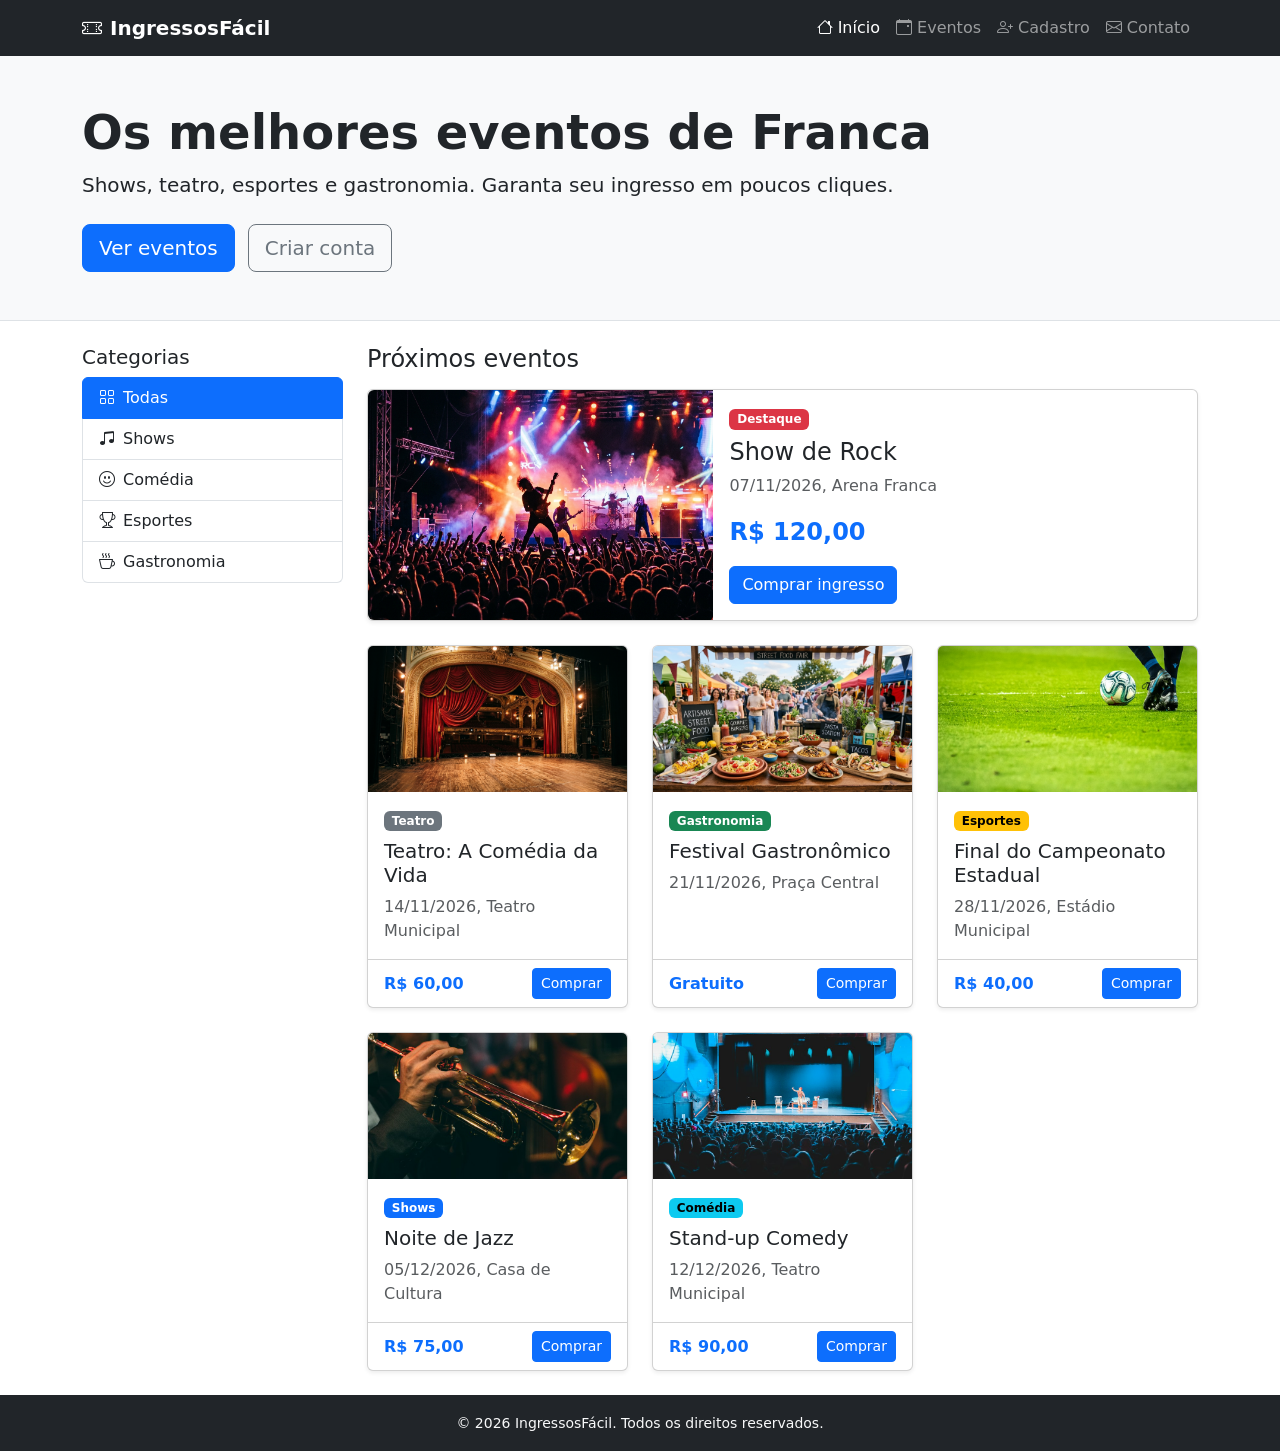
<file: index.html>
<!DOCTYPE html>
<html lang="pt-BR">
<head>
    <meta charset="UTF-8">
    <meta name="viewport" content="width=device-width, initial-scale=1.0">
    <title>IngressosFácil</title>
    <link href="https://cdn.jsdelivr.net/npm/bootstrap@5.3.8/dist/css/bootstrap.min.css" rel="stylesheet"
    integrity="sha384-sRIl4kxILFvY47J16cr9ZwB07vP4J8+LH7qKQnuqkuIAvNWLzeN8tE5YBujZqJLB" crossorigin="anonymous">
    <link rel="stylesheet" href="https://cdn.jsdelivr.net/npm/bootstrap-icons@1.11.3/font/bootstrap-icons.min.css">
    <link rel="stylesheet" href="styles.css">
</head>
<body class="d-flex flex-column min-vh-100">
    <nav class="navbar navbar-expand-md bg-dark" data-bs-theme="dark">
        <div class="container">
            <a class="navbar-brand fw-bold" href="index.html">
                <i class="bi bi-ticket-perforated me-2" aria-hidden="true"></i>IngressosFácil
            </a>
            <button class="navbar-toggler" type="button" data-bs-toggle="collapse" data-bs-target="#menuPrincipal"
            aria-controls="menuPrincipal" aria-expanded="false" aria-label="Alternar menu">
                <span class="navbar-toggler-icon"></span>
            </button>
            <div class="collapse navbar-collapse" id="menuPrincipal">
                <ul class="navbar-nav ms-auto">
                    <li class="nav-item">
                        <a class="nav-link active" aria-current="page" href="index.html"><i class="bi bi-house"
                        aria-hidden="true"></i> Início</a>
                    </li>
                    <li class="nav-item">
                        <a class="nav-link" href="index.html#eventos"><i class="bi bi-calendar-event"
                        aria-hidden="true"></i> Eventos</a>
                    </li>
                    <li class="nav-item">
                        <a class="nav-link" href="cadastro.html"><i class="bi bi-person-plus"
                        aria-hidden="true"></i> Cadastro</a>
                    </li>
                    <li class="nav-item">
                        <a class="nav-link" href="#contato"><i class="bi bi-envelope" aria-hidden="true"></i>
                        Contato</a>
                    </li>
                </ul>
            </div>
        </div>
    </nav>

    <header class="bg-body-tertiary border-bottom py-5">
        <div class="container">
            <h1 class="display-5 fw-bold">Os melhores eventos de Franca</h1>
            <p class="lead mb-4">Shows, teatro, esportes e gastronomia. Garanta seu ingresso em poucos cliques.</p>
            <a href="#eventos" class="btn btn-primary btn-lg me-2">Ver eventos</a>
            <a href="cadastro.html" class="btn btn-outline-secondary btn-lg">Criar conta</a>
        </div>
    </header>

    <div class="container my-4">
        <div class="row g-4">
            <aside class="col-md-3">
                <h2 class="h5">Categorias</h2>
                <div class="list-group">
                    <a href="#" class="list-group-item list-group-item-action active" aria-current="true">
                        <i class="bi bi-grid me-2" aria-hidden="true"></i>Todas
                    </a>
                    <a href="#" class="list-group-item list-group-item-action">
                        <i class="bi bi-music-note-beamed me-2" aria-hidden="true"></i>Shows
                    </a>
                    <a href="#" class="list-group-item list-group-item-action">
                        <i class="bi bi-emoji-smile me-2" aria-hidden="true"></i>Comédia
                    </a>
                    <a href="#" class="list-group-item list-group-item-action">
                        <i class="bi bi-trophy me-2" aria-hidden="true"></i>Esportes
                    </a>
                    <a href="#" class="list-group-item list-group-item-action">
                        <i class="bi bi-cup-hot me-2" aria-hidden="true"></i>Gastronomia
                    </a>
                </div>
            </aside>

            <main class="col-md-9" id="eventos">
                <h2 class="h4 mb-3">Próximos eventos</h2>

                <div class="card card-hover mb-4 shadow-sm">
                    <div class="row g-0">
                        <div class="col-md-5">
                            <img src="images/show-rock.jpg" class="img-fluid rounded-start h-100 w-100 object-fit-cover" alt="Palco de show de rock com luzes">
                        </div>
                        <div class="col-md-7">
                            <div class="card-body">
                                <span class="badge text-bg-danger mb-2">Destaque</span>
                                <h3 class="card-title h4">Show de Rock</h3>
                                <p class="card-text text-body-secondary">07/11/2026, Arena Franca</p>
                                <p class="fs-4 fw-bold text-primary">R$ 120,00</p>
                                <a href="#" class="btn btn-primary">Comprar ingresso</a>
                            </div>
                        </div>
                    </div>
                </div>

                <div class="row row-cols-1 row-cols-sm-2 row-cols-xl-3 g-4">
                    <div class="col">
                        <div class="card card-hover h-100 shadow-sm">
                            <div class="ratio ratio-16x9">
                                <img src="images/teatro.jpg" class="card-img-top object-fit-cover" alt="Cenário de teatro">
                            </div>
                            <div class="card-body">
                                <span class="badge text-bg-secondary mb-2">Teatro</span>
                                <h3 class="card-title h5">Teatro: A Comédia da Vida</h3>
                                <p class="card-text text-body-secondary mb-0">14/11/2026, Teatro Municipal</p>
                            </div>
                            <div class="card-footer d-flex justify-content-between align-items-center bg-transparent">
                                <span class="fw-bold text-primary">R$ 60,00</span>
                                <a href="#" class="btn btn-sm btn-primary">Comprar</a>
                            </div>
                        </div>
                    </div>

                    <div class="col">
                        <div class="card card-hover h-100 shadow-sm">
                            <div class="ratio ratio-16x9">
                                <img src="images/gastronomia.jpg" class="card-img-top object-fit-cover" alt="Mesa de festival gastronômico">
                            </div>
                            <div class="card-body">
                                <span class="badge text-bg-success mb-2">Gastronomia</span>
                                <h3 class="card-title h5">Festival Gastronômico</h3>
                                <p class="card-text text-body-secondary mb-0">21/11/2026, Praça Central</p>
                            </div>
                            <div class="card-footer d-flex justify-content-between align-items-center bg-transparent">
                                <span class="fw-bold text-primary">Gratuito</span>
                                <a href="#" class="btn btn-sm btn-primary">Comprar</a>
                            </div>
                        </div>
                    </div>

                    <div class="col">
                        <div class="card card-hover h-100 shadow-sm">
                            <div class="ratio ratio-16x9">
                                <img src="images/futebol.jpg" class="card-img-top object-fit-cover" alt="Torcida em estádio de futebol">
                            </div>
                            <div class="card-body">
                                <span class="badge text-bg-warning mb-2">Esportes</span>
                                <h3 class="card-title h5">Final do Campeonato Estadual</h3>
                                <p class="card-text text-body-secondary mb-0">28/11/2026, Estádio Municipal</p>
                            </div>
                            <div class="card-footer d-flex justify-content-between align-items-center bg-transparent">
                                <span class="fw-bold text-primary">R$ 40,00</span>
                                <a href="#" class="btn btn-sm btn-primary">Comprar</a>
                            </div>
                        </div>
                    </div>

                    <div class="col">
                        <div class="card card-hover h-100 shadow-sm">
                            <div class="ratio ratio-16x9">
                                <img src="images/jazz.jpg" class="card-img-top object-fit-cover" alt="Músicos em noite de jazz">
                            </div>
                            <div class="card-body">
                                <span class="badge text-bg-primary mb-2">Shows</span>
                                <h3 class="card-title h5">Noite de Jazz</h3>
                                <p class="card-text text-body-secondary mb-0">05/12/2026, Casa de Cultura</p>
                            </div>
                            <div class="card-footer d-flex justify-content-between align-items-center bg-transparent">
                                <span class="fw-bold text-primary">R$ 75,00</span>
                                <a href="#" class="btn btn-sm btn-primary">Comprar</a>
                            </div>
                        </div>
                    </div>

                    <div class="col">
                        <div class="card card-hover h-100 shadow-sm">
                            <div class="ratio ratio-16x9">
                                <img src="images/standup.jpg" class="card-img-top object-fit-cover" alt="Comediante no palco">
                            </div>
                            <div class="card-body">
                                <span class="badge text-bg-info mb-2">Comédia</span>
                                <h3 class="card-title h5">Stand-up Comedy</h3>
                                <p class="card-text text-body-secondary mb-0">12/12/2026, Teatro Municipal</p>
                            </div>
                            <div class="card-footer d-flex justify-content-between align-items-center bg-transparent">
                                <span class="fw-bold text-primary">R$ 90,00</span>
                                <a href="#" class="btn btn-sm btn-primary">Comprar</a>
                            </div>
                        </div>
                    </div>
                </div>
            </main>
        </div>
    </div>

    <footer id="contato" class="bg-dark text-light text-center py-3 mt-auto">
        <small>&copy; 2026 IngressosFácil. Todos os direitos reservados.</small>
    </footer>

    <script src="https://cdn.jsdelivr.net/npm/bootstrap@5.3.8/dist/js/bootstrap.bundle.min.js"
    integrity="sha384-FKyoEForCGlyvwx9Hj09JcYn3nv7wiPVlz7YYwJrWVcXK/BmnVDxM+D2scQbITxI" crossorigin="anonymous">
    </script>
</body>
</html>
</file>
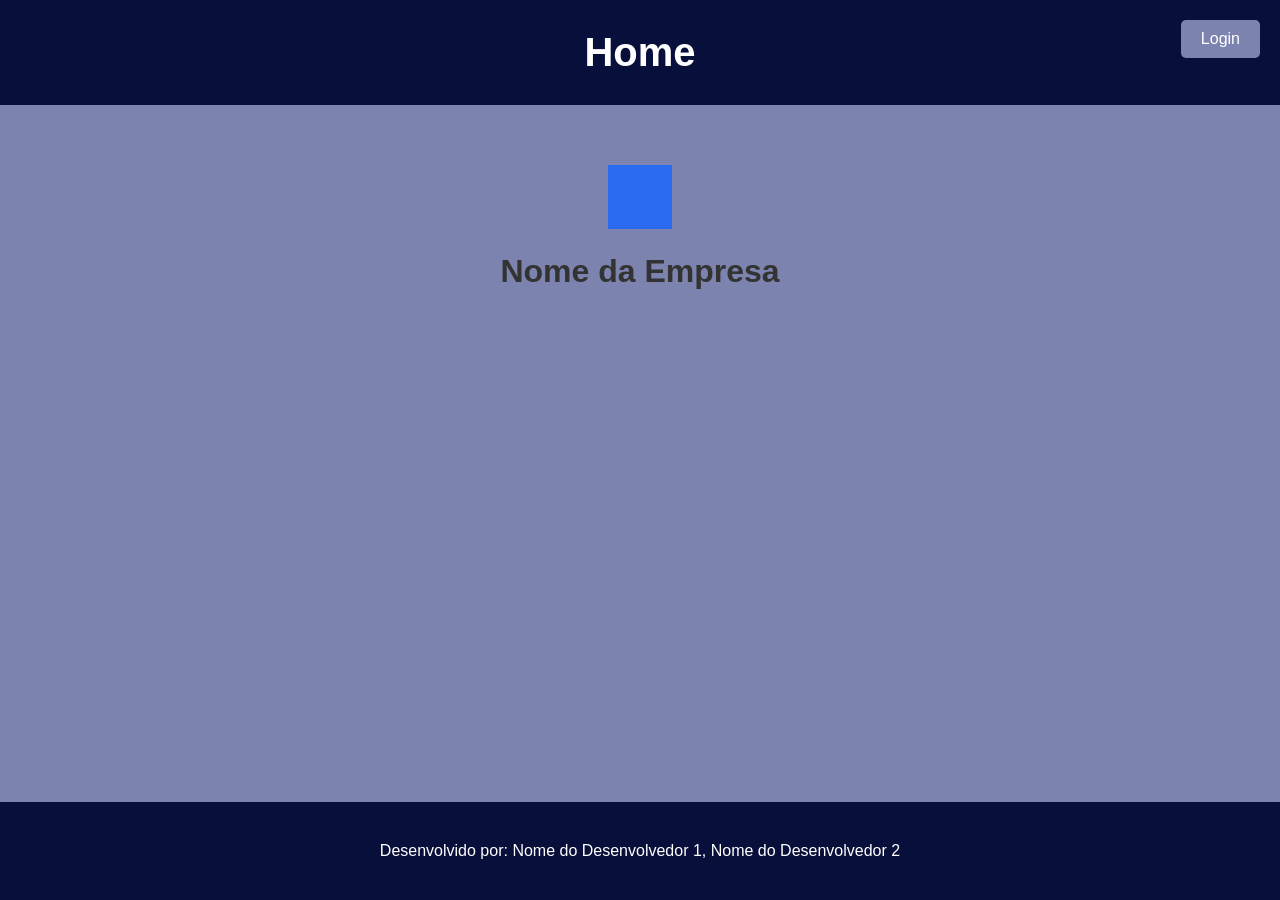
<file: exemplos/aula-07-agenda-salas/index.html>
<!DOCTYPE html>
<html lang="pt-BR">
<head>
    <meta charset="UTF-8" />
    <meta name="viewport" content="width=device-width, initial-scale=1.0" />
    <meta name="description" content="Página inicial - sistema de agenda de salas" />
    <title>Prototipando...</title>
    <link rel="stylesheet" href="styles.css">
</head>
<body>
    <header>
        <button onclick="window.location.href='login.html'">Login</button>
        <h2>Home</h2>
    </header>
    <main>
        <section>
            <img src="../../images/logo.png" alt="Logo da Empresa" />
        </section>
        <section>
            <h2>Nome da Empresa</h2>
        </section>
    </main>
    <footer>
        <p>Desenvolvido por: Nome do Desenvolvedor 1, Nome do Desenvolvedor 2</p>
    </footer>
</body>
</html>
</file>
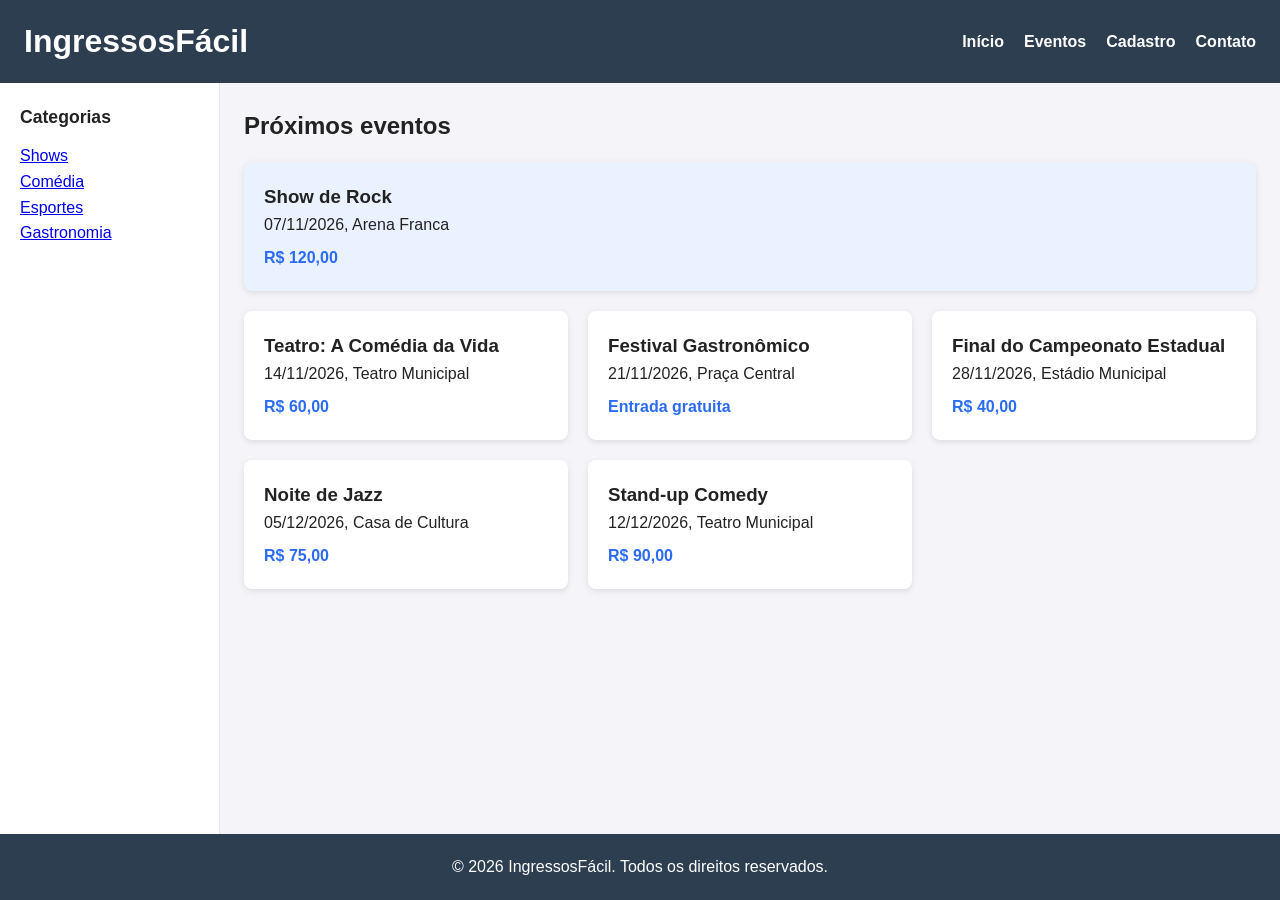
<file: exemplos/exemplo-grid/index.html>
<!DOCTYPE html>
<html lang="pt-BR">
<head>
    <meta charset="UTF-8">
    <meta name="viewport" content="width=device-width, initial-scale=1.0">
    <title>IngressosFácil</title>
    <link rel="stylesheet" href="styles.css">
</head>
<body>

    <header class="topo">
        <h1>IngressosFácil</h1>
        <nav class="menu-horizontal">
            <ul>
                <li><a href="index.html" class="ativo">Início</a></li>
                <li><a href="#eventos">Eventos</a></li>
                <li><a href="cadastro.html">Cadastro</a></li>
                <li><a href="#contato">Contato</a></li>
            </ul>
        </nav>
    </header>

    <aside class="lateral">
        <h2>Categorias</h2>
        <nav class="menu-vertical">
            <ul>
                <li><a href="#">Shows</a></li>
                <li><a href="#">Comédia</a></li>
                <li><a href="#">Esportes</a></li>
                <li><a href="#">Gastronomia</a></li>
            </ul>
        </nav>
    </aside>

    <main class="conteudo">
        <section id="eventos">
            <h2>Próximos eventos</h2>
            <div class="grade-eventos">
                <article class="evento destaque">
                    <h3>Show de Rock</h3>
                    <p>07/11/2026, Arena Franca</p>
                    <p class="preco">R$ 120,00</p>
                </article>
                <article class="evento">
                    <h3>Teatro: A Comédia da Vida</h3>
                    <p>14/11/2026, Teatro Municipal</p>
                    <p class="preco">R$ 60,00</p>
                </article>
                <article class="evento">
                    <h3>Festival Gastronômico</h3>
                    <p>21/11/2026, Praça Central</p>
                    <p class="preco">Entrada gratuita</p>
                </article>
                <article class="evento">
                    <h3>Final do Campeonato Estadual</h3>
                    <p>28/11/2026, Estádio Municipal</p>
                    <p class="preco">R$ 40,00</p>
                </article>
                <article class="evento">
                    <h3>Noite de Jazz</h3>
                    <p>05/12/2026, Casa de Cultura</p>
                    <p class="preco">R$ 75,00</p>
                </article>
                <article class="evento">
                    <h3>Stand-up Comedy</h3>
                    <p>12/12/2026, Teatro Municipal</p>
                    <p class="preco">R$ 90,00</p>
                </article>
            </div>
        </section>
    </main>

    <footer class="rodape">
        <p id="contato">&copy; 2026 IngressosFácil. Todos os direitos reservados.</p>
    </footer>

</body>
</html>
</file>
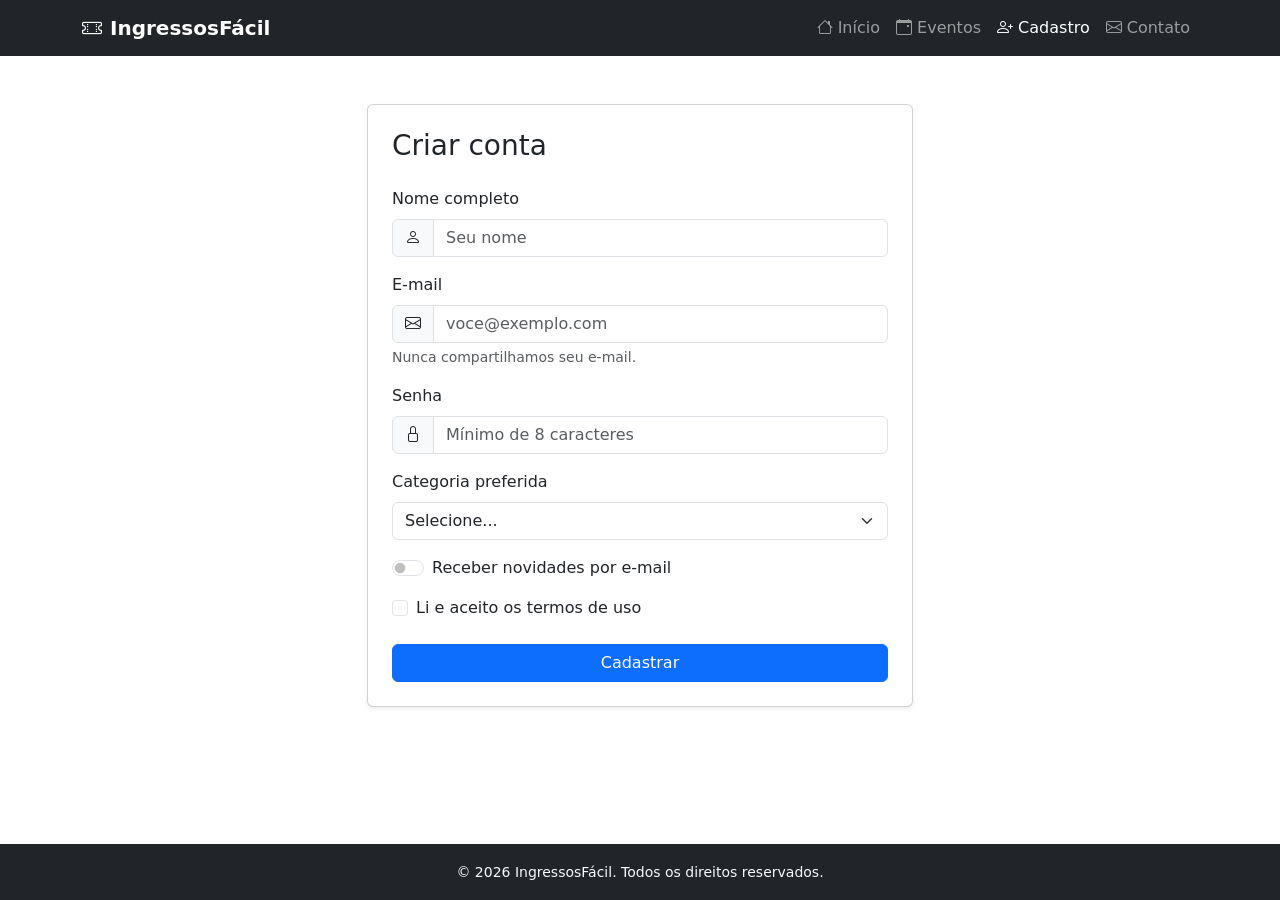
<file: cadastro.html>
<!DOCTYPE html>
<html lang="pt-BR">
<head>
    <meta charset="UTF-8">
    <meta name="viewport" content="width=device-width, initial-scale=1.0">
    <title>Cadastro - IngressosFácil</title>
    <link href="https://cdn.jsdelivr.net/npm/bootstrap@5.3.8/dist/css/bootstrap.min.css" rel="stylesheet"
    integrity="sha384-sRIl4kxILFvY47J16cr9ZwB07vP4J8+LH7qKQnuqkuIAvNWLzeN8tE5YBujZqJLB" crossorigin="anonymous">
    <link rel="stylesheet" href="https://cdn.jsdelivr.net/npm/bootstrap-icons@1.11.3/font/bootstrap-icons.min.css">
    <link rel="stylesheet" href="styles.css">
</head>
<body class="d-flex flex-column min-vh-100">
    <nav class="navbar navbar-expand-md bg-dark" data-bs-theme="dark">
        <div class="container">
            <a class="navbar-brand fw-bold" href="index.html">
                <i class="bi bi-ticket-perforated me-2" aria-hidden="true"></i>IngressosFácil
            </a>
            <button class="navbar-toggler" type="button" data-bs-toggle="collapse" data-bs-target="#menuPrincipal"
            aria-controls="menuPrincipal" aria-expanded="false" aria-label="Alternar menu">
                <span class="navbar-toggler-icon"></span>
            </button>
            <div class="collapse navbar-collapse" id="menuPrincipal">
                <ul class="navbar-nav ms-auto">
                    <li class="nav-item">
                        <a class="nav-link" href="index.html"><i class="bi bi-house" aria-hidden="true"></i> Início</a>
                    </li>
                    <li class="nav-item">
                        <a class="nav-link" href="index.html#eventos"><i class="bi bi-calendar-event"
                        aria-hidden="true"></i> Eventos</a>
                    </li>
                    <li class="nav-item">
                        <a class="nav-link active" aria-current="page" href="cadastro.html"><i class="bi bi-person-plus"
                        aria-hidden="true"></i> Cadastro</a>
                    </li>
                    <li class="nav-item">
                        <a class="nav-link" href="#contato"><i class="bi bi-envelope" aria-hidden="true"></i>
                        Contato</a>
                    </li>
                </ul>
            </div>
        </div>
    </nav>

    <main class="container my-5">
        <div class="row justify-content-center">
            <div class="col-12 col-md-8 col-lg-6">
                <div class="card shadow-sm">
                    <div class="card-body p-4">
                        <h1 class="h3 mb-4">Criar conta</h1>

                        <!-- Container para exibir o alerta verde -->
                        <div id="alertaContainer"></div>

                        <form id="registerForm" method="POST">
                            <div class="mb-3">
                                <label for="nome" class="form-label">Nome completo</label>
                                <div class="input-group">
                                    <span class="input-group-text"><i class="bi bi-person" aria-hidden="true"></i></span>
                                    <input type="text" class="form-control" id="nome" name="nome" placeholder="Seu nome" required>
                                </div>
                            </div>
                            <div class="mb-3">
                                <label for="email" class="form-label">E-mail</label>
                                <div class="input-group">
                                    <span class="input-group-text"><i class="bi bi-envelope" aria-hidden="true"></i></span>
                                    <input type="email" class="form-control" id="email" name="email"
                                    placeholder="voce@exemplo.com" required>
                                </div>
                                <div class="form-text">Nunca compartilhamos seu e-mail.</div>
                            </div>
                            <div class="mb-3">
                                <label for="senha" class="form-label">Senha</label>
                                <div class="input-group">
                                    <span class="input-group-text"><i class="bi bi-lock" aria-hidden="true"></i></span>
                                    <input type="password" class="form-control" id="senha" name="senha"
                                    placeholder="Mínimo de 8 caracteres" required>
                                </div>
                            </div>
                            <div class="mb-3">
                                <label for="categoria" class="form-label">Categoria preferida</label>
                                <select class="form-select" id="categoria" name="categoria">
                                    <option value="" selected>Selecione...</option>
                                    <option value="show">Shows</option>
                                    <option value="comedia">Comédia</option>
                                    <option value="esporte">Esportes</option>
                                    <option value="gastronomia">Gastronomia</option>
                                </select>
                            </div>
                            <div class="form-check form-switch mb-3">
                                <input class="form-check-input" type="checkbox" role="switch" id="novidades" name="novidades">
                                <label class="form-check-label" for="novidades">Receber novidades por e-mail</label>
                            </div>
                            <div class="form-check mb-4">
                                <input class="form-check-input" type="checkbox" id="termos" name="termos" required>
                                <label class="form-check-label" for="termos">Li e aceito os termos de uso</label>
                            </div>
                            <button type="submit" class="btn btn-primary w-100">Cadastrar</button>
                        </form>
                    </div>
                </div>
            </div>
        </div>
    </main>

    <footer id="contato" class="bg-dark text-light text-center py-3 mt-auto">
        <small>&copy; 2026 IngressosFácil. Todos os direitos reservados.</small>
    </footer>

    <script src="https://cdn.jsdelivr.net/npm/bootstrap@5.3.8/dist/js/bootstrap.bundle.min.js"
    integrity="sha384-FKyoEForCGlyvwx9Hj09JcYn3nv7wiPVlz7YYwJrWVcXK/BmnVDxM+D2scQbITxI" crossorigin="anonymous">
    </script>
    <script>
        // ==========================================
        // Aula 14 - Manipulação do DOM com JavaScript
        // Projeto: Formulário de cadastro com JavaScript
        // ==========================================

        // Passo 1: Selecionar o formulário e o container do alerta
        const formCadastro = document.getElementById('registerForm');
        const alertaContainer = document.getElementById('alertaContainer');

        // Passo 2: Adicionar ouvinte para o evento de envio (submit)
        formCadastro.addEventListener('submit', function (event) {
            // Passo 3: Impedir o comportamento padrão de recarregar a página
            event.preventDefault();

            // Passo 4: Ler os dados dos campos do formulário
            const nome = document.getElementById('nome').value.trim();
            const email = document.getElementById('email').value.trim();
            const senha = document.getElementById('senha').value;
            const selectCategoria = document.getElementById('categoria');
            const categoriaTexto = selectCategoria.value 
                ? selectCategoria.options[selectCategoria.selectedIndex].text 
                : 'Não informada';
            const novidades = document.getElementById('novidades') ? document.getElementById('novidades').checked : false;
            const termos = document.getElementById('termos').checked;

            // Passo 5: Agrupar os dados lidos em um objeto (sem incluir a senha no resumo)
            const usuario = {
                nome: nome,
                email: email,
                categoria: categoriaTexto,
                novidades: novidades,
                termos: termos
            };

            console.log('Objeto do usuário cadastrado:', usuario);

            // Passo 6: Exibir alerta verde na tela (alert alert-success do Bootstrap)
            // com nome, e-mail e categoria escolhida, sem mostrar a senha
            alertaContainer.innerHTML = `
                <div class="alert alert-success alert-dismissible fade show" role="alert">
                    <h5 class="alert-heading mb-2"><i class="bi bi-check-circle-fill me-2"></i>Cadastro realizado com sucesso!</h5>
                    <p class="mb-1"><strong>Nome:</strong> ${usuario.nome}</p>
                    <p class="mb-1"><strong>E-mail:</strong> ${usuario.email}</p>
                    <p class="mb-0"><strong>Categoria:</strong> ${usuario.categoria}</p>
                    <button type="button" class="btn-close" data-bs-dismiss="alert" aria-label="Fechar"></button>
                </div>
            `;

            // Passo 7: Limpar o formulário depois do cadastro
            formCadastro.reset();
        });
    </script>
</body>
</html>
</file>
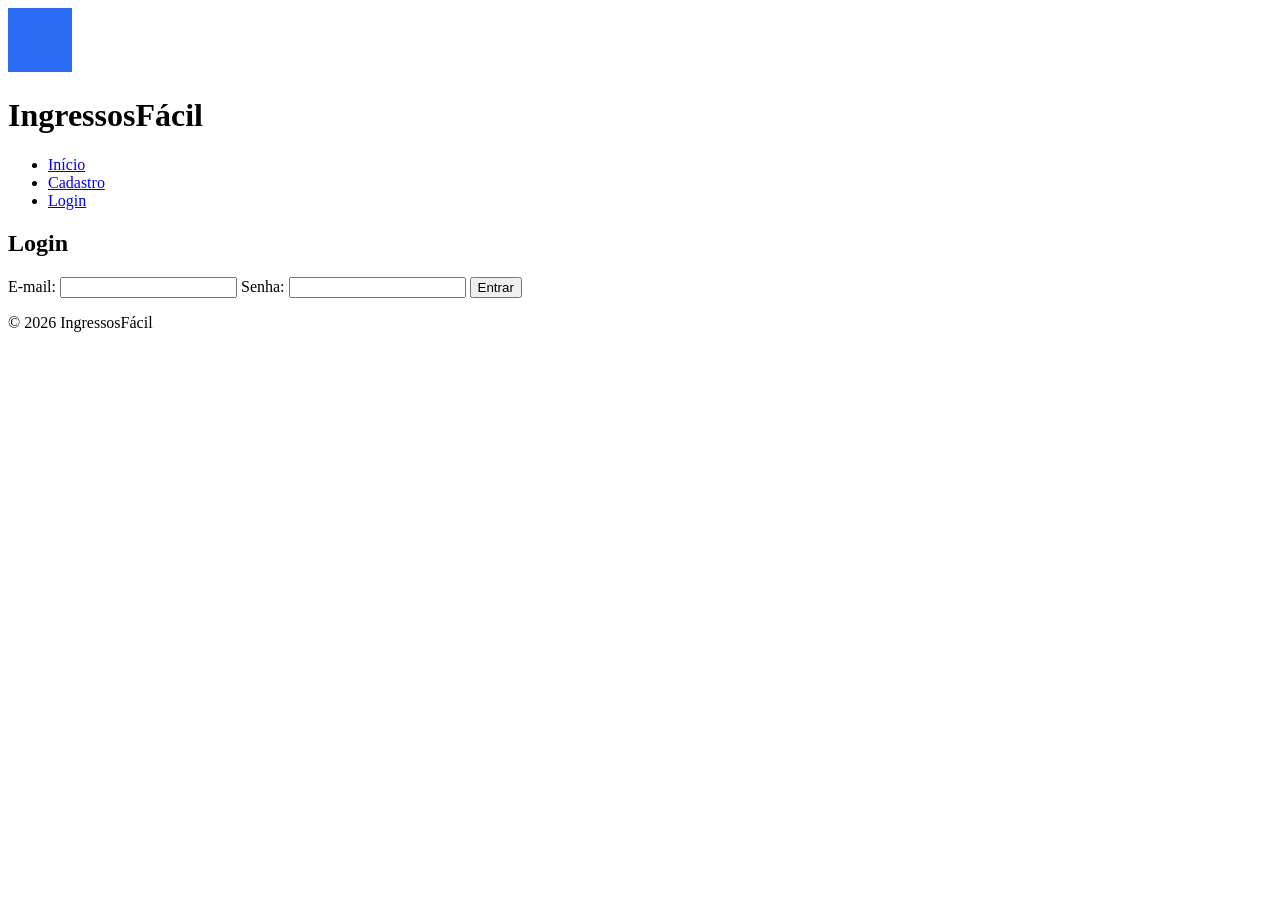
<file: login.html>
<!DOCTYPE html>
<html lang="pt-BR">
<head>
    <meta charset="UTF-8">
    <meta name="viewport" content="width=device-width, initial-scale=1.0">
    <title>Login - IngressosFácil</title>
    <link rel="stylesheet" href="css/styles.css">
</head>
<body>
    <header>
        <div class="logo">
            <img src="images/logo.png" alt="Logo do site">
            <h1>IngressosFácil</h1>
        </div>
        <nav>
            <ul>
                <li><a href="index.html">Início</a></li>
                <li><a href="cadastro.html">Cadastro</a></li>
                <li><a href="login.html">Login</a></li>
            </ul>
        </nav>
    </header>

    <main>
        <section>
            <h2>Login</h2>
        </section>
        <section>
            <form id="loginForm" method="POST">
                <label for="loginEmail">E-mail:</label>
                <input type="email" id="loginEmail" name="email" required />

                <label for="loginSenha">Senha:</label>
                <input type="password" id="loginSenha" name="senha" required />

                <input type="submit" value="Entrar" />
            </form>
        </section>
    </main>

    <footer>
        <p>&copy; 2026 IngressosFácil</p>
    </footer>

    <script>
        document.getElementById('loginForm').addEventListener('submit', function (event) {
            event.preventDefault();
            const email = document.getElementById('loginEmail').value;
            alert(`Tentativa de login com o e-mail: ${email}`);
        });
    </script>
</body>
</html>
</file>
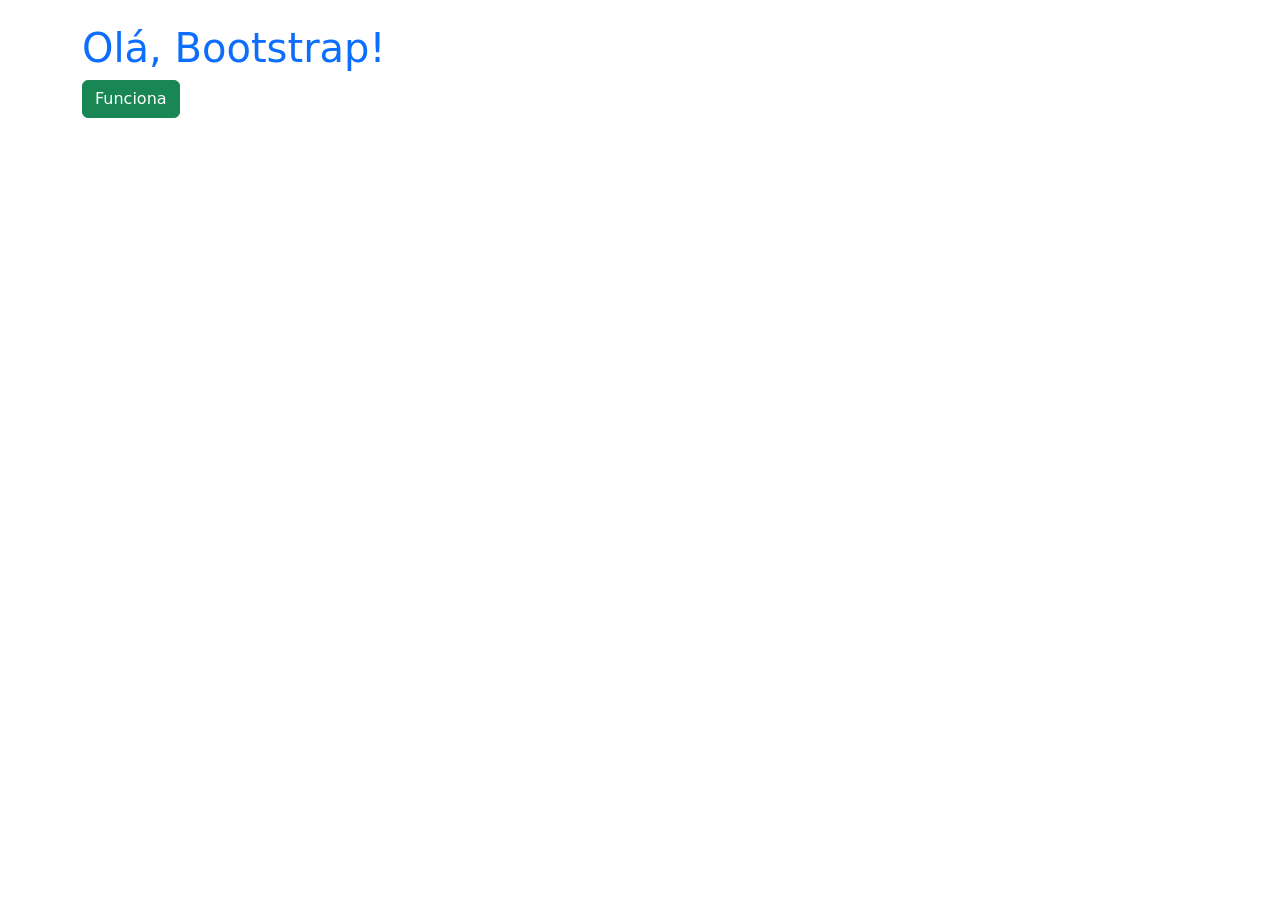
<file: modelo.html>
<!DOCTYPE html>
<html lang="pt-BR">
<head>
    <meta charset="UTF-8">
    <meta name="viewport" content="width=device-width, initial-scale=1.0">
    <title>Meu primeiro Bootstrap</title>
    <!-- CSS do Bootstrap -->
    <link href="https://cdn.jsdelivr.net/npm/bootstrap@5.3.8/dist/css/bootstrap.min.css" rel="stylesheet"
    integrity="sha384-sRIl4kxILFvY47J16cr9ZwB07vP4J8+LH7qKQnuqkuIAvNWLzeN8tE5YBujZqJLB"
    crossorigin="anonymous">
    <!-- Ícones do Bootstrap (opcional) -->
    <link rel="stylesheet" href="https://cdn.jsdelivr.net/npm/bootstrap-icons@1.11.3/font/bootstrap-icons.min.css">
    <!-- Seu CSS, SEMPRE depois do Bootstrap -->
    <link rel="stylesheet" href="styles.css">
</head>
<body>
    <div class="container py-4">
        <h1 class="text-primary">Olá, Bootstrap!</h1>
        <button type="button" class="btn btn-success">Funciona</button>
    </div>

    <!-- JavaScript do Bootstrap (necessário para menu hambúrguer, modal, dropdown...) -->
    <script src="https://cdn.jsdelivr.net/npm/bootstrap@5.3.8/dist/js/bootstrap.bundle.min.js"
    integrity="sha384-FKyoEForCGlyvwx9Hj09JcYn3nv7wiPVlz7YYwJrWVcXK/BmnVDxM+D2scQbITxI"
    crossorigin="anonymous"></script>
</body>
</html>
</file>
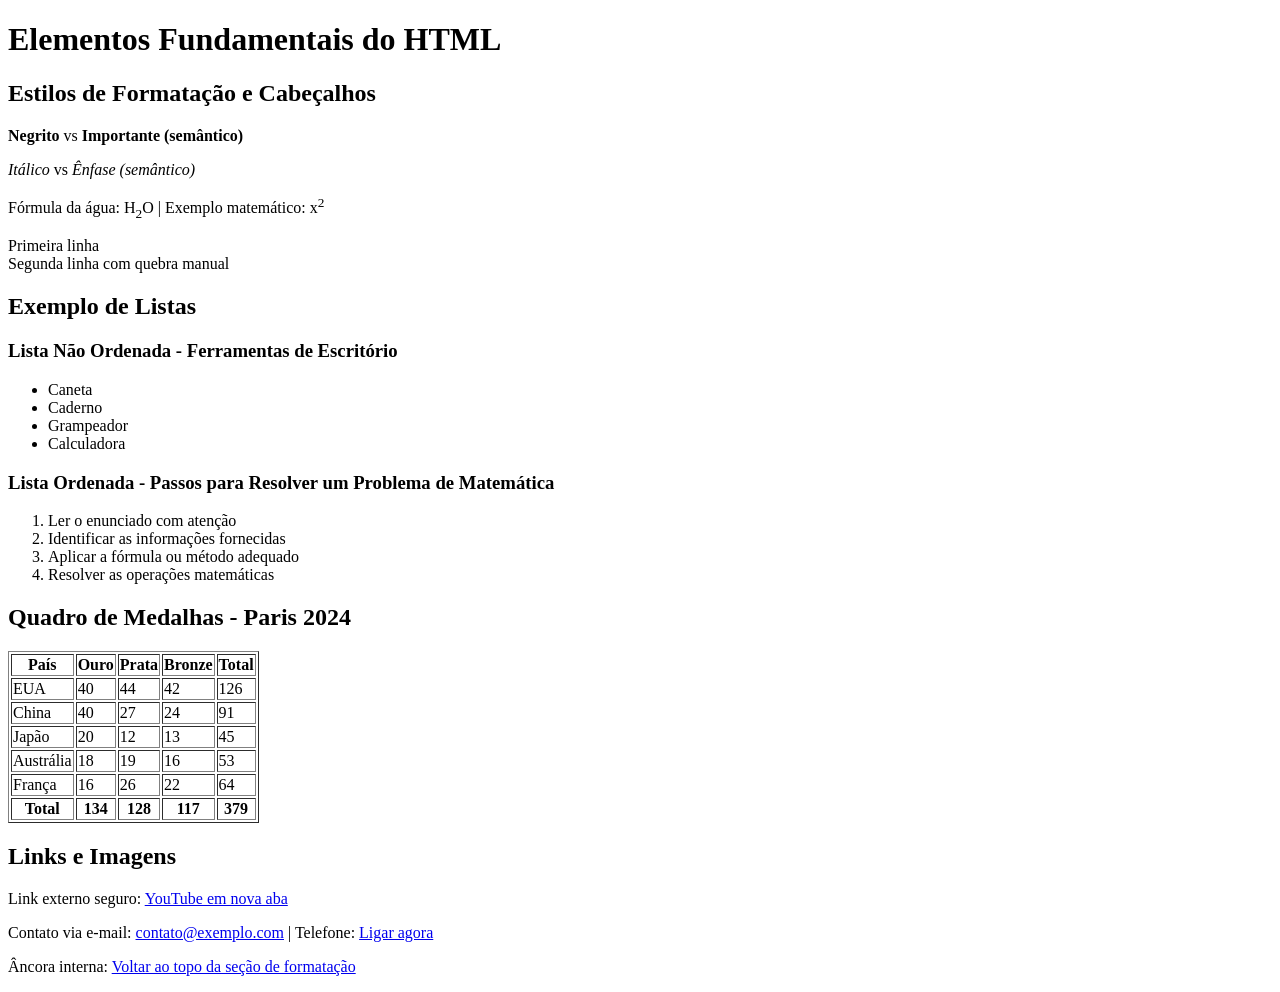
<file: exemplos/aula-03/elementos-fundamentais.html>
<!DOCTYPE html>
<html lang="pt-BR">
<head>
    <meta charset="UTF-8">
    <meta name="viewport" content="width=device-width, initial-scale=1.0">
    <meta name="description" content="Exemplos de elementos fundamentais do HTML: formatação, listas, tabelas e links.">
    <link rel="icon" href="../../images/logo.png" type="image/png">
    <title>Aula 03 - Elementos Fundamentais do HTML</title>
</head>
<body>
    <h1>Elementos Fundamentais do HTML</h1>

    <section id="formatacao">
        <h2>Estilos de Formatação e Cabeçalhos</h2>
        <p><b>Negrito</b> vs <strong>Importante (semântico)</strong></p>
        <p><i>Itálico</i> vs <em>Ênfase (semântico)</em></p>
        <p>Fórmula da água: H<sub>2</sub>O | Exemplo matemático: x<sup>2</sup></p>
        <p>Primeira linha<br>Segunda linha com quebra manual</p>
    </section>

    <section id="listas">
        <h2>Exemplo de Listas</h2>
        <h3>Lista Não Ordenada - Ferramentas de Escritório</h3>
        <ul>
            <li>Caneta</li>
            <li>Caderno</li>
            <li>Grampeador</li>
            <li>Calculadora</li>
        </ul>

        <h3>Lista Ordenada - Passos para Resolver um Problema de Matemática</h3>
        <ol>
            <li>Ler o enunciado com atenção</li>
            <li>Identificar as informações fornecidas</li>
            <li>Aplicar a fórmula ou método adequado</li>
            <li>Resolver as operações matemáticas</li>
        </ol>
    </section>

    <section id="tabelas">
        <h2>Quadro de Medalhas - Paris 2024</h2>
        <table border="1">
            <thead>
                <tr>
                    <th>País</th>
                    <th>Ouro</th>
                    <th>Prata</th>
                    <th>Bronze</th>
                    <th>Total</th>
                </tr>
            </thead>
            <tbody>
                <tr>
                    <td>EUA</td>
                    <td>40</td>
                    <td>44</td>
                    <td>42</td>
                    <td>126</td>
                </tr>
                <tr>
                    <td>China</td>
                    <td>40</td>
                    <td>27</td>
                    <td>24</td>
                    <td>91</td>
                </tr>
                <tr>
                    <td>Japão</td>
                    <td>20</td>
                    <td>12</td>
                    <td>13</td>
                    <td>45</td>
                </tr>
                <tr>
                    <td>Austrália</td>
                    <td>18</td>
                    <td>19</td>
                    <td>16</td>
                    <td>53</td>
                </tr>
                <tr>
                    <td>França</td>
                    <td>16</td>
                    <td>26</td>
                    <td>22</td>
                    <td>64</td>
                </tr>
            </tbody>
            <tfoot>
                <tr>
                    <th>Total</th>
                    <th>134</th>
                    <th>128</th>
                    <th>117</th>
                    <th>379</th>
                </tr>
            </tfoot>
        </table>
    </section>

    <section id="links-imagens">
        <h2>Links e Imagens</h2>
        <p>Link externo seguro: <a href="https://youtube.com" target="_blank" rel="noopener noreferrer">YouTube em nova aba</a></p>
        <p>Contato via e-mail: <a href="mailto:contato@exemplo.com">contato@exemplo.com</a> | Telefone: <a href="tel:+5511999999999">Ligar agora</a></p>
        <p>Âncora interna: <a href="#formatacao">Voltar ao topo da seção de formatação</a></p>
    </section>
</body>
</html>
</file>
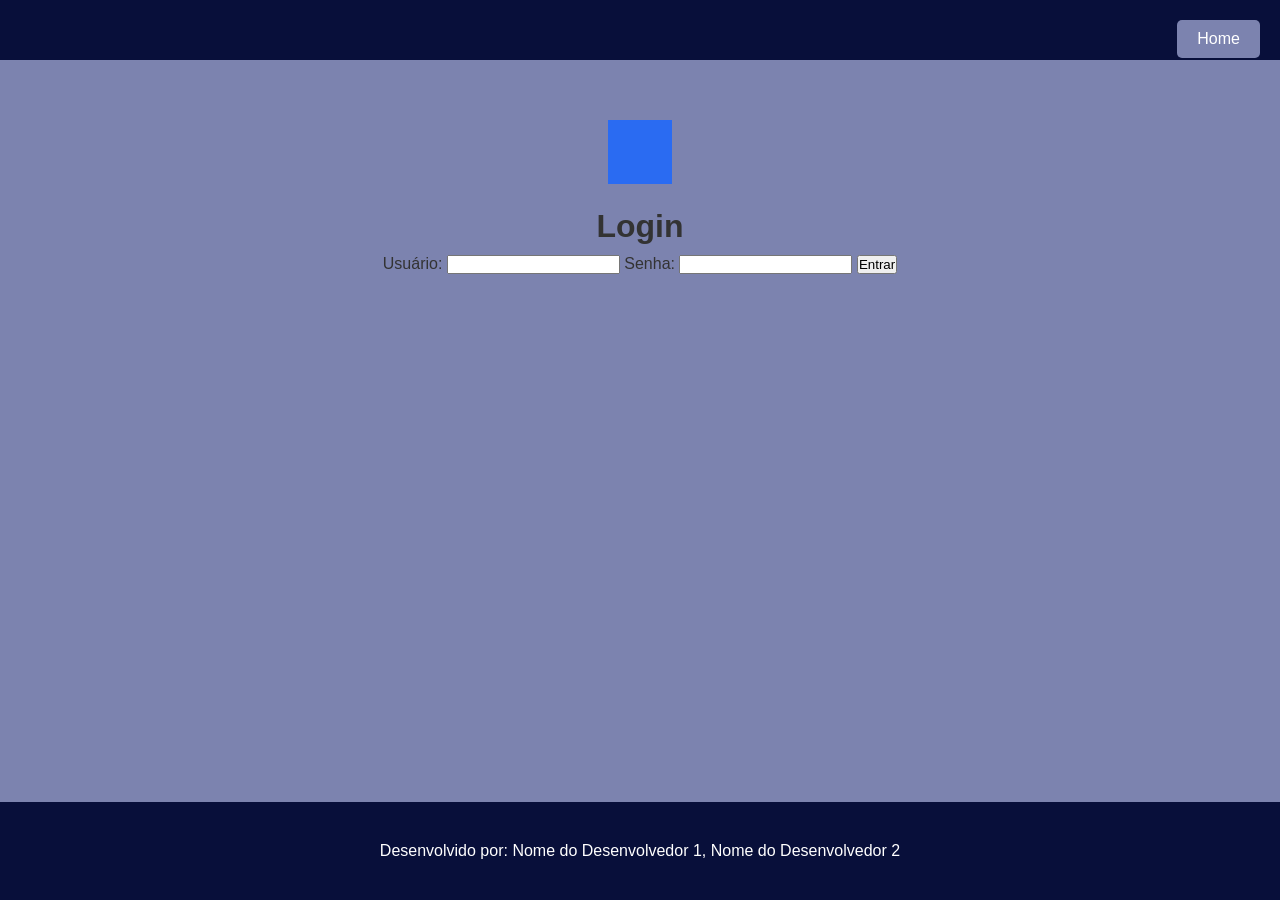
<file: exemplos/aula-07-agenda-salas/login.html>
<!DOCTYPE html>
<html lang="pt-BR">
<head>
    <meta charset="UTF-8" />
    <meta name="viewport" content="width=device-width, initial-scale=1.0" />
    <meta name="description" content="Página de Login - sistema de agenda de salas" />
    <title>Prototipando...</title>
    <link rel="stylesheet" href="styles.css" />
</head>
<body>
    <header>
        <button onclick="window.location.href='index.html'">Home</button>
    </header>
    <main>
        <section>
            <img src="../../images/logo.png" alt="Logo da Empresa" />
        </section>
        <section>
            <form>
                <h2>Login</h2>
                <label for="username">Usuário:</label>
                <input type="text" id="username" name="username" required />
                <label for="password">Senha:</label>
                <input type="password" id="password" name="password" required />
                <button type="submit">Entrar</button>
            </form>
        </section>
    </main>
    <footer>
        <p>Desenvolvido por: Nome do Desenvolvedor 1, Nome do Desenvolvedor 2</p>
    </footer>
</body>
</html>
</file>
<file: exemplos/aula-07-agenda-salas/styles.css>
/* Esse arquivo reúne os estilos que podem ser aplicados a um documento HTML */
/* Seleciona todos os elementos da página e aplica estilos comuns */
* {
    margin: 0; /* Remove a margem padrão de todos os elementos */
    padding: 0; /* Remove o padding padrão de todos os elementos */
    box-sizing: border-box; /* Inclui bordas e preenchimentos no cálculo da largura e altura dos elementos */
}

body {
    font-family: Arial, sans-serif; /* Define a fonte padrão da página como Arial, com uma alternativa de sans-serif */
    margin: 0; /* Remove a margem padrão do body */
    padding: 0; /* Remove o padding padrão do body */
    background-color: #7c83af; /* Define a cor de fundo da página como um tom de azul claro */
    color: #333; /* Define a cor do texto como um cinza escuro */
}

/* Estilo do cabeçalho */
header {
    background-color: rgb(8, 15, 58); /* Define a cor de fundo do cabeçalho como um azul escuro */
    color: white; /* Define a cor do texto do cabeçalho como branco */
    padding: 30px; /* Define o espaço interno do cabeçalho em 30px ao redor do conteúdo */
    text-align: center; /* Alinha o texto do cabeçalho ao centro */
    position: relative; /* Define a posição do cabeçalho como relativa, permitindo posicionar elementos filhos com base neste */
}

header h1, header h2 {
    margin: 0; /* Remove a margem padrão do título no cabeçalho */
    font-size: 2.5em; /* Define o tamanho da fonte do título como 2.5 vezes o tamanho da fonte padrão */
}

header button {
    position: absolute; /* Posiciona o botão de forma absoluta em relação ao cabeçalho */
    right: 20px; /* Alinha o botão à direita, com 20px de distância da borda direita do cabeçalho */
    top: 20px; /* Alinha o botão ao topo, com 20px de distância da borda superior do cabeçalho */
    background-color: #7c83af; /* Define a cor de fundo do botão como o mesmo azul claro do background da página */
    color: #ffffff; /* Define a cor do texto do botão como branco */
    border: none; /* Remove a borda padrão do botão */
    padding: 10px 20px; /* Define o espaço interno do botão em 10px vertical e 20px horizontal */
    cursor: pointer; /* Define o cursor como um ponteiro ao passar sobre o botão */
    font-size: 1em; /* Define o tamanho da fonte do botão como o padrão (1em) */
    border-radius: 5px; /* Arredonda os cantos do botão com um raio de 5px */
}

header button:hover {
    background-color: #e0e0e0; /* Altera a cor de fundo do botão ao passar o mouse para um cinza claro */
}

/* Estilo principal */
main {
    padding: 40px; /* Define o espaço interno do main em 40px ao redor do conteúdo */
    text-align: center; /* Alinha o texto dentro do main ao centro */
}

main img {
    max-width: 150px; /* Define a largura máxima das imagens dentro do main como 150px */
}

section {
    margin: 20px 0; /* Define a margem superior e inferior das seções como 20px */
}

section h2 {
    font-size: 2em; /* Define o tamanho da fonte dos títulos h2 dentro das seções como 2 vezes o tamanho da fonte padrão */
    margin-bottom: 10px; /* Define a margem inferior dos títulos h2 como 10px */
}

/* Estilo do rodapé */
footer {
    background-color: rgb(8, 15, 58); /* Define a cor de fundo do rodapé como um azul escuro, igual ao cabeçalho */
    color: #ffffff; /* Define a cor do texto do rodapé como branco */
    padding: 40px; /* Define o espaço interno do rodapé em 40px ao redor do conteúdo */
    text-align: center; /* Alinha o texto do rodapé ao centro */
    position: absolute; /* Posiciona o rodapé de forma absoluta em relação ao body */
    bottom: 0; /* Alinha o rodapé ao fundo da janela de visualização */
    width: 100%; /* Define a largura do rodapé como 100% da janela de visualização */
}
</file>
<file: exemplos/exemplo-grid/styles.css>
/* ===== Reset e base ===== */
* {
    margin: 0;
    padding: 0;
    box-sizing: border-box;
}

body {
    font-family: 'Segoe UI', Arial, sans-serif;
    line-height: 1.6;
    background-color: #f4f4f9;
    color: #222;
}

/* ===== Estrutura da página (Grid) ===== */
body {
    min-height: 100vh;
    display: grid;
    grid-template-columns: 220px 1fr;
    grid-template-rows: auto 1fr auto;
    grid-template-areas:
        "topo topo"
        "lateral conteudo"
        "rodape rodape";
}

.topo { grid-area: topo; }
.lateral { grid-area: lateral; }
.conteudo { grid-area: conteudo; }
.rodape { grid-area: rodape; }

/* ===== Topo (Flexbox dentro do Grid) ===== */
.topo {
    display: flex;
    justify-content: space-between;
    align-items: center;
    flex-wrap: wrap;
    gap: 12px;
    padding: 16px 24px;
    background-color: #2c3e50;
    color: #fff;
}

.menu-horizontal ul {
    display: flex;
    list-style: none;
    gap: 20px;
}

.menu-horizontal a {
    color: #fff;
    text-decoration: none;
    font-weight: bold;
}

/* ===== Lateral ===== */
.lateral {
    padding: 20px;
    background-color: #fff;
    border-right: 1px solid #e3e6ee;
}

.lateral h2 {
    font-size: 1.1rem;
    margin-bottom: 12px;
}

.menu-vertical ul {
    list-style: none;
}

/* ===== Conteúdo ===== */
.conteudo {
    padding: 24px;
}

.conteudo h2 {
    margin-bottom: 16px;
}

/* ===== Grade de eventos ===== */
.grade-eventos {
    display: grid;
    grid-template-columns: repeat(auto-fit, minmax(250px, 1fr));
    gap: 20px;
}

.evento {
    background-color: #fff;
    padding: 20px;
    border-radius: 8px;
    box-shadow: 0 2px 6px rgba(0, 0, 0, 0.1);
}

.evento .preco {
    margin-top: 8px;
    font-weight: bold;
    color: #2a6bf2;
}

.destaque {
    grid-column: 1 / -1;
    background-color: #eaf1ff;
}

/* ===== Rodapé ===== */
.rodape {
    padding: 20px;
    text-align: center;
    background-color: #2c3e50;
    color: #fff;
}

/* ===== Responsivo ===== */
@media (max-width: 768px) {
    body {
        grid-template-columns: 1fr;
        grid-template-rows: auto auto 1fr auto;
        grid-template-areas:
            "topo"
            "lateral"
            "conteudo"
            "rodape";
    }
}
</file>
<file: styles.css>
/* Único CSS próprio: o que o Bootstrap não oferece pronto */
.card-hover {
    transition: transform 0.2s ease;
}

.card-hover:hover {
    transform: translateY(-4px);
}
</file>
<file: css/styles.css>
/* Único CSS próprio: o que o Bootstrap não oferece pronto (Aula 12) */
.card-hover {
    transition: transform 0.2s ease;
}

.card-hover:hover {
    transform: translateY(-4px);
}
</file>
